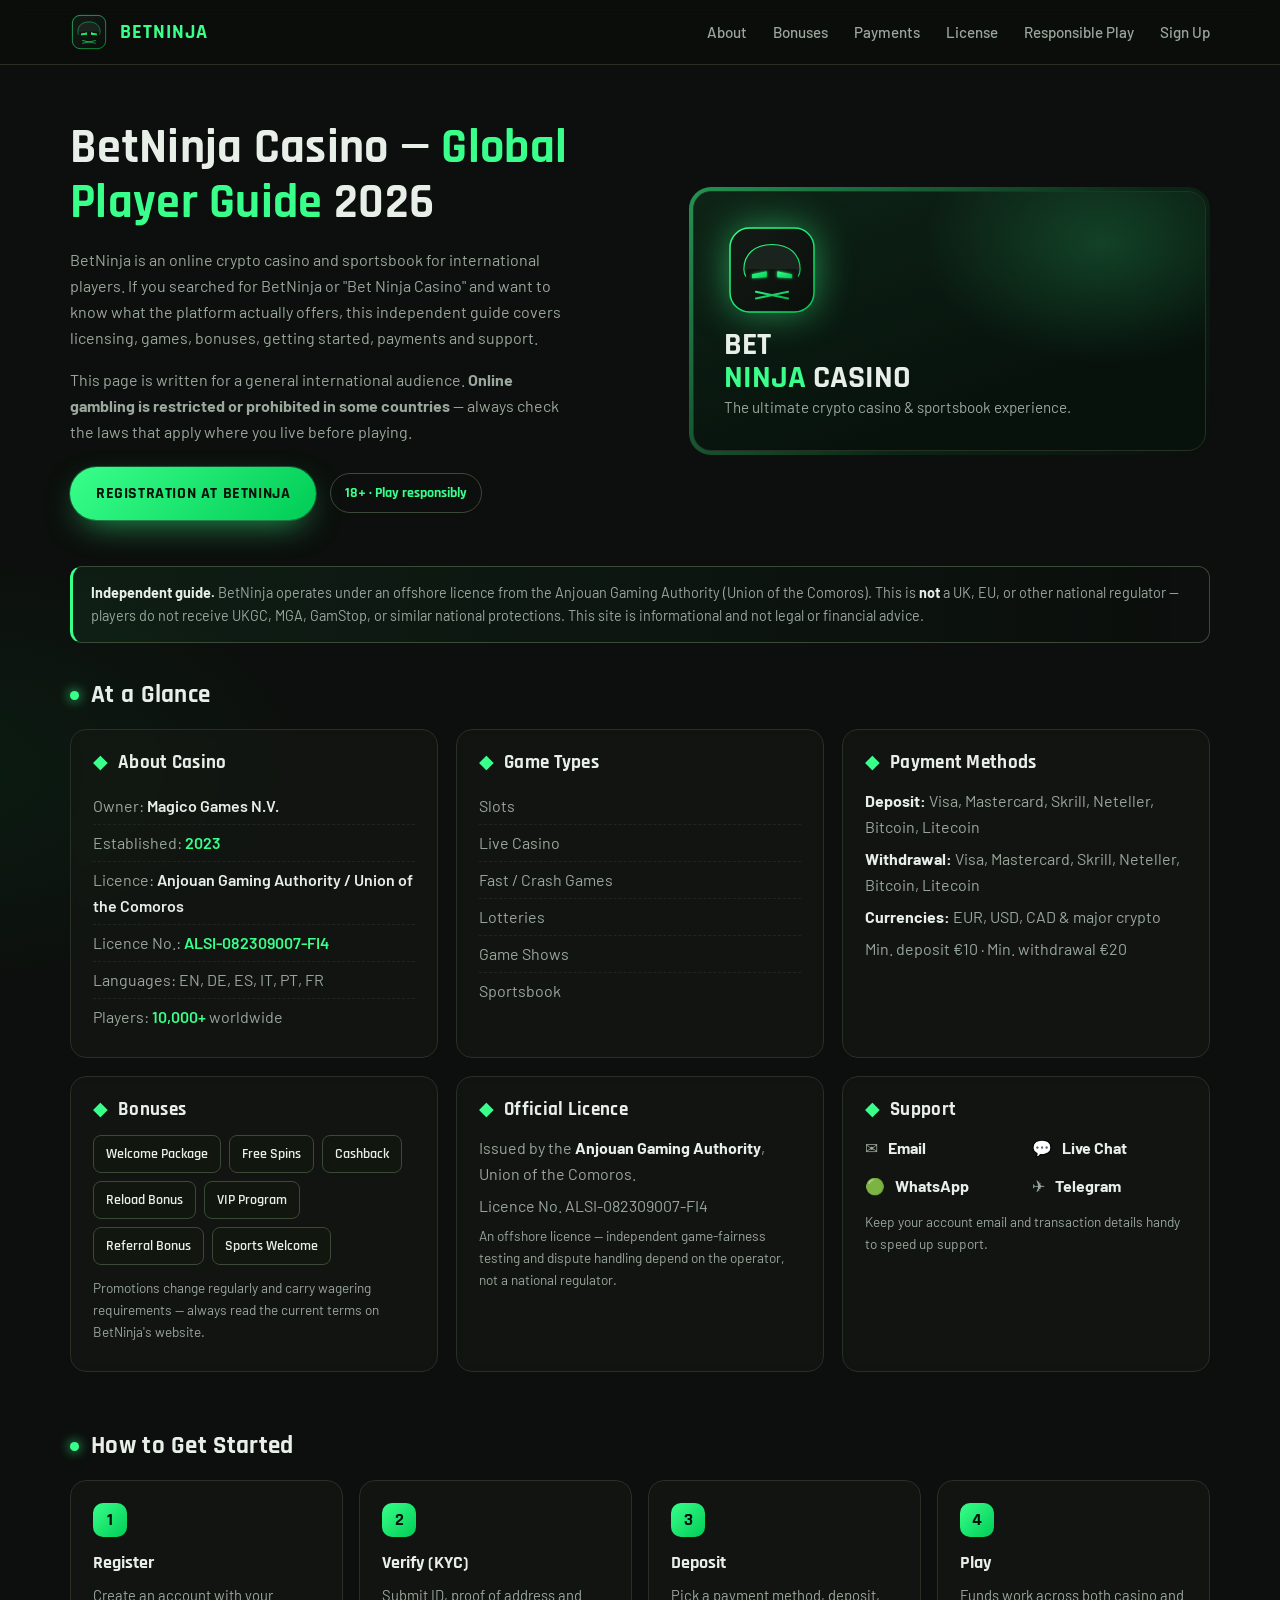
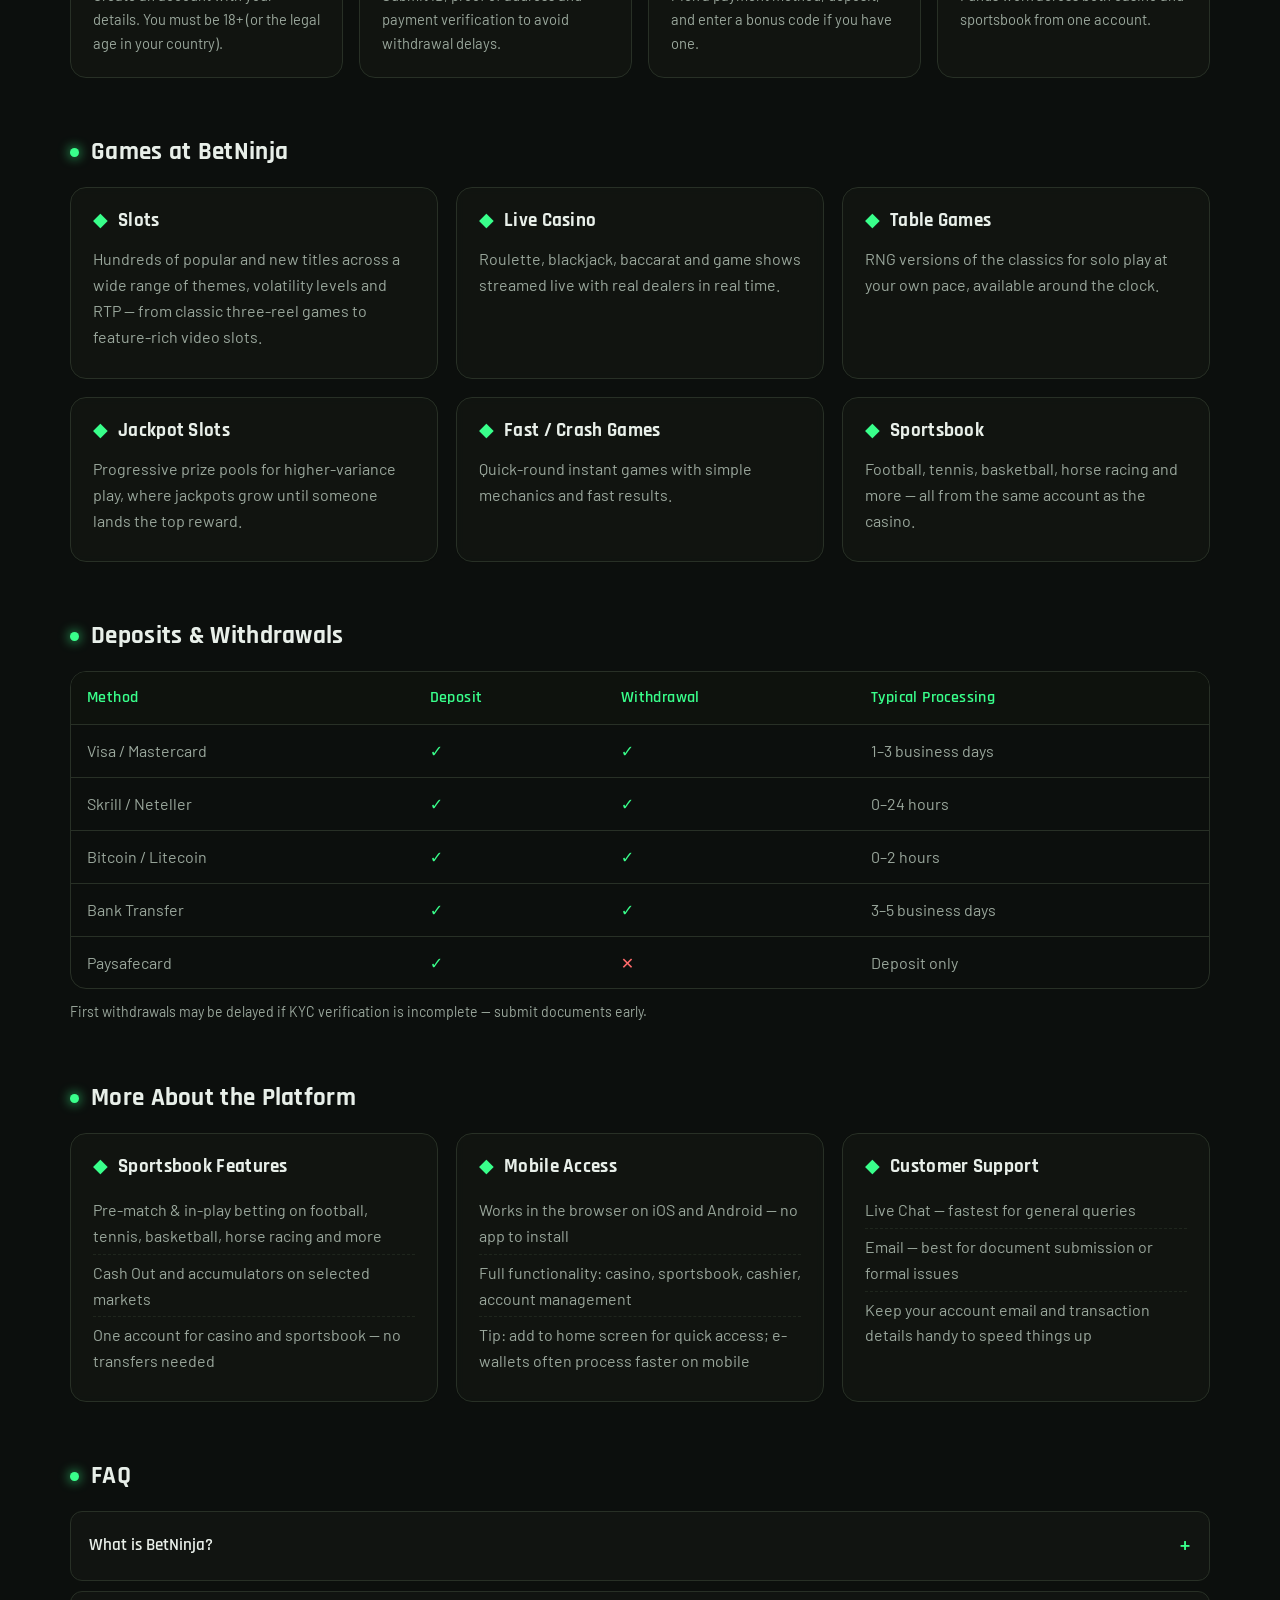
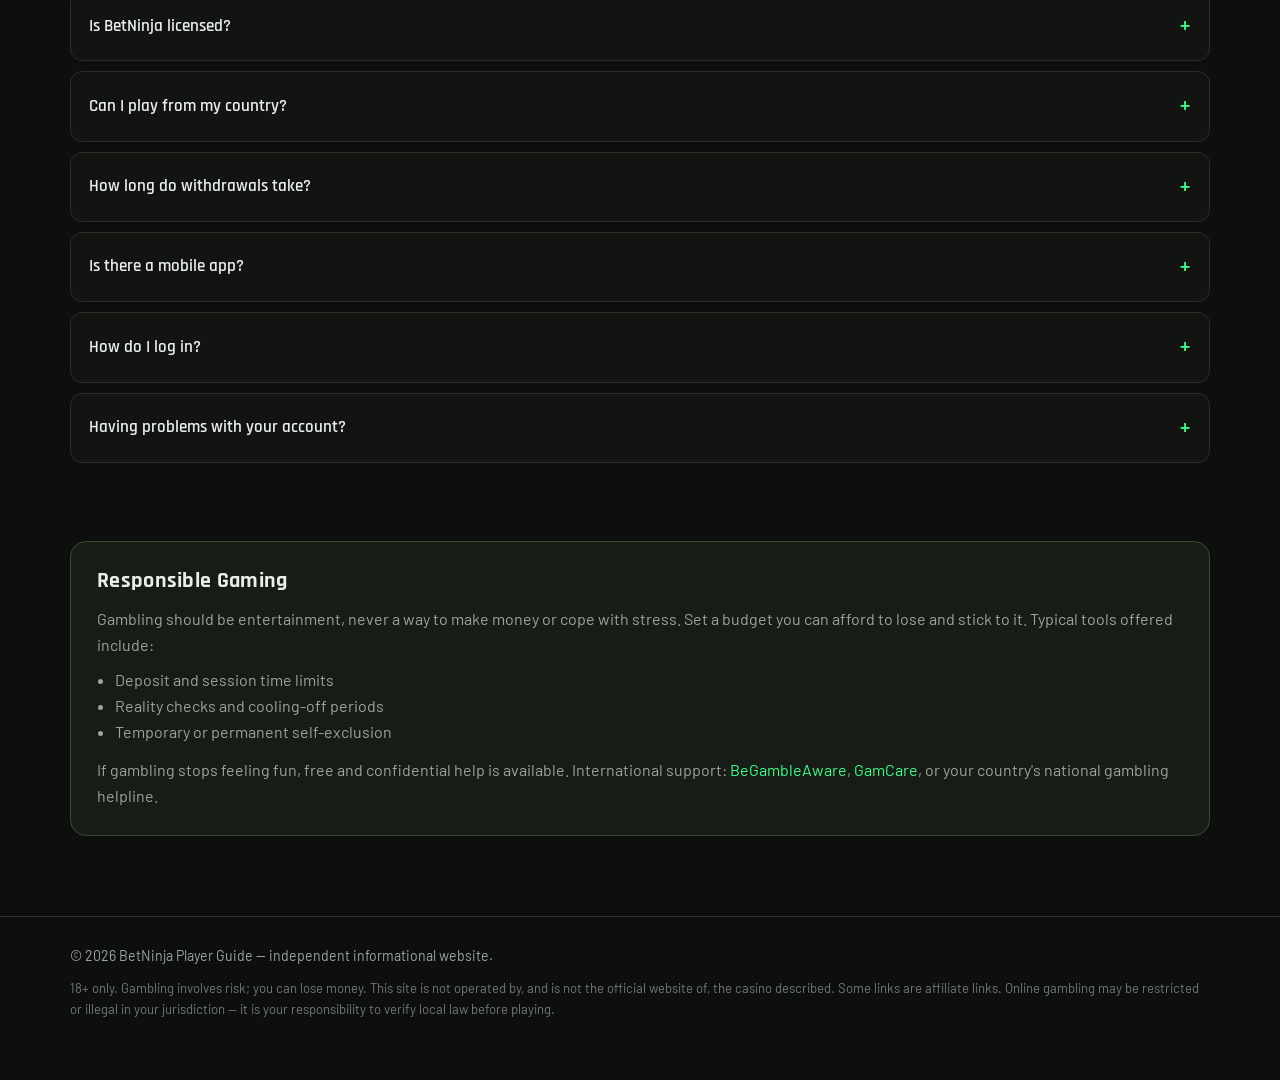
<file: index.html>
<!DOCTYPE html>
<html lang="en">
<head>
<meta charset="UTF-8">
<meta name="viewport" content="width=device-width, initial-scale=1.0">
<title>BetNinja Casino — Global Player Guide 2026</title>
<meta name="description" content="An independent guide to BetNinja, an online crypto casino and sportsbook for international players (18+). Licensing, games, bonuses, payments and support.">
<link rel="icon" type="image/png" href="favicon.png">
<link rel="apple-touch-icon" href="logo.png">
<link rel="stylesheet" href="style.css">
</head>
<body>

<!-- ===== Top bar ===== -->
<header class="topbar">
  <div class="container">
    <a class="brand" href="#top">
      <img src="logo.svg" alt="BetNinja logo">
      <span>BET<b>NINJA</b></span>
    </a>
    <button class="menu-btn" id="menuBtn" aria-label="Menu"><span></span><span></span><span></span></button>
    <nav class="nav" id="nav">
      <a href="https://betninja-casino.github.io/casino/#about">About</a>
      <a href="https://betninja-casino.github.io/casino/#bonuses">Bonuses</a>
      <a href="https://betninja-casino.github.io/casino/#payments">Payments</a>
      <a href="https://betninja-casino.github.io/casino/#license">License</a>
      <a href="https://betninja-casino.github.io/casino/#responsible">Responsible Play</a>
      <a href="https://betninja-casino.github.io/casino/go">Sign Up</a>
    </nav>
  </div>
</header>

<main id="top">
<div class="container">

  <!-- ===== Hero ===== -->
  <section class="hero">
    <div class="container" style="padding:0">
      <div data-rise style="animation-delay:.05s">
        <h1>BetNinja Casino — <b>Global Player Guide</b> 2026</h1>
        <p>BetNinja is an online crypto casino and sportsbook for international players. If you searched for BetNinja or "Bet Ninja Casino" and want to know what the platform actually offers, this independent guide covers licensing, games, bonuses, getting started, payments and support.</p>
        <p>This page is written for a general international audience. <b>Online gambling is restricted or prohibited in some countries</b> — always check the laws that apply where you live before playing.</p>
        <div class="cta-row">
          <a class="btn" href="https://betninja-casino.github.io/casino/go">Registration at BetNinja</a>
          <span class="age-pill">18+ · Play responsibly</span>
        </div>
      </div>

      <div class="hero-art" data-rise style="animation-delay:.18s">
        <div class="hero-card">
          <img src="logo.svg" alt="BetNinja mascot">
          <div>
            <div class="ht">BET<br><b>NINJA</b> CASINO</div>
            <div class="hs">The ultimate crypto casino &amp; sportsbook experience.</div>
          </div>
        </div>
      </div>
    </div>
  </section>

  <!-- ===== Honesty disclaimer ===== -->
  <div class="disclaimer" data-rise style="animation-delay:.25s">
    <b>Independent guide.</b> BetNinja operates under an offshore licence from the Anjouan Gaming Authority (Union of the Comoros). This is <b>not</b> a UK, EU, or other national regulator — players do not receive UKGC, MGA, GamStop, or similar national protections. This site is informational and not legal or financial advice.
  </div>

  <!-- ===== Quick facts cards ===== -->
  <section class="block" id="about">
    <div class="section-head"><span class="dot"></span><h2>At a Glance</h2></div>
    <div class="cards">

      <div class="card">
        <h3><span class="ic">◆</span> About Casino</h3>
        <ul>
          <li>Owner: <b>Magico Games N.V.</b></li>
          <li>Established: <span class="hl">2023</span></li>
          <li>Licence: <b>Anjouan Gaming Authority / Union of the Comoros</b></li>
          <li>Licence No.: <span class="hl">ALSI-082309007-FI4</span></li>
          <li>Languages: EN, DE, ES, IT, PT, FR</li>
          <li>Players: <span class="hl">10,000+</span> worldwide</li>
        </ul>
      </div>

      <div class="card">
        <h3><span class="ic">◆</span> Game Types</h3>
        <ul>
          <li>Slots</li>
          <li>Live Casino</li>
          <li>Fast / Crash Games</li>
          <li>Lotteries</li>
          <li>Game Shows</li>
          <li>Sportsbook</li>
        </ul>
      </div>

      <div class="card" id="payments">
        <h3><span class="ic">◆</span> Payment Methods</h3>
        <p><b>Deposit:</b> Visa, Mastercard, Skrill, Neteller, Bitcoin, Litecoin</p>
        <p><b>Withdrawal:</b> Visa, Mastercard, Skrill, Neteller, Bitcoin, Litecoin</p>
        <p><b>Currencies:</b> EUR, USD, CAD &amp; major crypto</p>
        <p><span class="hl">Min. deposit €10 · Min. withdrawal €20</span></p>
      </div>

      <div class="card" id="bonuses">
        <h3><span class="ic">◆</span> Bonuses</h3>
        <div class="tags">
          <span class="tag">Welcome Package</span>
          <span class="tag">Free Spins</span>
          <span class="tag">Cashback</span>
          <span class="tag">Reload Bonus</span>
          <span class="tag">VIP Program</span>
          <span class="tag">Referral Bonus</span>
          <span class="tag">Sports Welcome</span>
        </div>
        <p style="margin-top:12px;font-size:.85rem">Promotions change regularly and carry wagering requirements — always read the current terms on BetNinja's website.</p>
      </div>

      <div class="card" id="license">
        <h3><span class="ic">◆</span> Official Licence</h3>
        <p>Issued by the <b>Anjouan Gaming Authority</b>, Union of the Comoros.</p>
        <p>Licence No. <span class="hl">ALSI-082309007-FI4</span></p>
        <p style="font-size:.85rem">An offshore licence — independent game-fairness testing and dispute handling depend on the operator, not a national regulator.</p>
      </div>

      <div class="card">
        <h3><span class="ic">◆</span> Support</h3>
        <div class="support-row">
          <div class="s">✉ <b>Email</b></div>
          <div class="s">💬 <b>Live Chat</b></div>
          <div class="s">🟢 <b>WhatsApp</b></div>
          <div class="s">✈ <b>Telegram</b></div>
        </div>
        <p style="margin-top:12px;font-size:.85rem">Keep your account email and transaction details handy to speed up support.</p>
      </div>

    </div>
  </section>

  <!-- ===== Getting started ===== -->
  <section class="block">
    <div class="section-head"><span class="dot"></span><h2>How to Get Started</h2></div>
    <div class="steps">
      <div class="step">
        <h4>Register</h4>
        <p>Create an account with your details. You must be 18+ (or the legal age in your country).</p>
      </div>
      <div class="step">
        <h4>Verify (KYC)</h4>
        <p>Submit ID, proof of address and payment verification to avoid withdrawal delays.</p>
      </div>
      <div class="step">
        <h4>Deposit</h4>
        <p>Pick a payment method, deposit, and enter a bonus code if you have one.</p>
      </div>
      <div class="step">
        <h4>Play</h4>
        <p>Funds work across both casino and sportsbook from one account.</p>
      </div>
    </div>
  </section>

  <!-- ===== Games ===== -->
  <section class="block" id="games">
    <div class="section-head"><span class="dot"></span><h2>Games at BetNinja</h2></div>
    <div class="cards">
      <div class="card"><h3><span class="ic">◆</span> Slots</h3><p>Hundreds of popular and new titles across a wide range of themes, volatility levels and RTP — from classic three-reel games to feature-rich video slots.</p></div>
      <div class="card"><h3><span class="ic">◆</span> Live Casino</h3><p>Roulette, blackjack, baccarat and game shows streamed live with real dealers in real time.</p></div>
      <div class="card"><h3><span class="ic">◆</span> Table Games</h3><p>RNG versions of the classics for solo play at your own pace, available around the clock.</p></div>
      <div class="card"><h3><span class="ic">◆</span> Jackpot Slots</h3><p>Progressive prize pools for higher-variance play, where jackpots grow until someone lands the top reward.</p></div>
      <div class="card"><h3><span class="ic">◆</span> Fast / Crash Games</h3><p>Quick-round instant games with simple mechanics and fast results.</p></div>
      <div class="card"><h3><span class="ic">◆</span> Sportsbook</h3><p>Football, tennis, basketball, horse racing and more — all from the same account as the casino.</p></div>
    </div>
  </section>

  <!-- ===== Payments table ===== -->
  <section class="block">
    <div class="section-head"><span class="dot"></span><h2>Deposits &amp; Withdrawals</h2></div>
    <div class="table-wrap">
      <table>
        <thead>
          <tr><th>Method</th><th>Deposit</th><th>Withdrawal</th><th>Typical Processing</th></tr>
        </thead>
        <tbody>
          <tr><td>Visa / Mastercard</td><td class="yes">✓</td><td class="yes">✓</td><td>1–3 business days</td></tr>
          <tr><td>Skrill / Neteller</td><td class="yes">✓</td><td class="yes">✓</td><td>0–24 hours</td></tr>
          <tr><td>Bitcoin / Litecoin</td><td class="yes">✓</td><td class="yes">✓</td><td>0–2 hours</td></tr>
          <tr><td>Bank Transfer</td><td class="yes">✓</td><td class="yes">✓</td><td>3–5 business days</td></tr>
          <tr><td>Paysafecard</td><td class="yes">✓</td><td class="no">✕</td><td>Deposit only</td></tr>
        </tbody>
      </table>
    </div>
    <p style="color:var(--muted);font-size:.88rem;margin-top:12px">First withdrawals may be delayed if KYC verification is incomplete — submit documents early.</p>
  </section>

  <!-- ===== Platform: sportsbook / mobile / support ===== -->
  <section class="block">
    <div class="section-head"><span class="dot"></span><h2>More About the Platform</h2></div>
    <div class="cards">
      <div class="card">
        <h3><span class="ic">◆</span> Sportsbook Features</h3>
        <ul>
          <li>Pre-match &amp; in-play betting on football, tennis, basketball, horse racing and more</li>
          <li>Cash Out and accumulators on selected markets</li>
          <li>One account for casino and sportsbook — no transfers needed</li>
        </ul>
      </div>
      <div class="card">
        <h3><span class="ic">◆</span> Mobile Access</h3>
        <ul>
          <li>Works in the browser on iOS and Android — no app to install</li>
          <li>Full functionality: casino, sportsbook, cashier, account management</li>
          <li>Tip: add to home screen for quick access; e-wallets often process faster on mobile</li>
        </ul>
      </div>
      <div class="card">
        <h3><span class="ic">◆</span> Customer Support</h3>
        <ul>
          <li>Live Chat — fastest for general queries</li>
          <li>Email — best for document submission or formal issues</li>
          <li>Keep your account email and transaction details handy to speed things up</li>
        </ul>
      </div>
    </div>
  </section>

  <!-- ===== FAQ ===== -->
  <section class="block">
    <div class="section-head"><span class="dot"></span><h2>FAQ</h2></div>
    <div class="faq">
      <details><summary>What is BetNinja?</summary><p>An online crypto casino and sportsbook for international players aged 18+, operating under an Anjouan (Comoros) offshore licence.</p></details>
      <details><summary>Is BetNinja licensed?</summary><p>Yes — it holds an Anjouan Gaming Authority licence (ALSI-082309007-FI4). This is an offshore licence, not a UK/EU national one, so national protection schemes do not apply.</p></details>
      <details><summary>Can I play from my country?</summary><p>Availability depends on local law and the operator's accepted-countries list. Online gambling is restricted or illegal in some places — check your local rules before registering.</p></details>
      <details><summary>How long do withdrawals take?</summary><p>Crypto and e-wallets: 0–24 hours; cards: 1–3 business days; bank transfers: 3–5 business days. The first withdrawal may require KYC verification.</p></details>
      <details><summary>Is there a mobile app?</summary><p>No dedicated app — BetNinja is fully accessible via mobile browser, including cashier and account management.</p></details>
      <details><summary>How do I log in?</summary><p>Click "Login" on the site, enter your email and password, or use "Forgot password?" to reset it.</p></details>
      <details><summary>Having problems with your account?</summary><p>Contact live chat or email first. If a complaint stays unresolved, you can escalate through the operator's official complaints process and, ultimately, its licensing authority (the Anjouan Gaming Authority).</p></details>
    </div>
  </section>

  <!-- ===== Responsible gaming ===== -->
  <section class="block" id="responsible">
    <div class="responsible" data-rise>
      <h2>Responsible Gaming</h2>
      <p>Gambling should be entertainment, never a way to make money or cope with stress. Set a budget you can afford to lose and stick to it. Typical tools offered include:</p>
      <ul>
        <li>Deposit and session time limits</li>
        <li>Reality checks and cooling-off periods</li>
        <li>Temporary or permanent self-exclusion</li>
      </ul>
      <p style="margin-top:12px">If gambling stops feeling fun, free and confidential help is available. International support: <a href="https://www.begambleaware.org" target="_blank" rel="noopener">BeGambleAware</a>, <a href="https://www.gamcare.org.uk" target="_blank" rel="noopener">GamCare</a>, or your country's national gambling helpline.</p>
    </div>
  </section>

</div>
</main>

<!-- ===== Footer ===== -->
<footer>
  <div class="container">
    <div>© 2026 BetNinja Player Guide — independent informational website.</div>
    <div class="legal">
      18+ only. Gambling involves risk; you can lose money. This site is not operated by, and is not the official website of, the casino described. Some links are affiliate links. Online gambling may be restricted or illegal in your jurisdiction — it is your responsibility to verify local law before playing.
    </div>
  </div>
</footer>

<script>
  // Mobile menu toggle
  const btn = document.getElementById('menuBtn');
  const nav = document.getElementById('nav');
  btn.addEventListener('click', () => nav.classList.toggle('open'));
  nav.querySelectorAll('a').forEach(a => a.addEventListener('click', () => nav.classList.remove('open')));

  // Cloaked referral redirect: every link pointing to /go forwards to the partner URL
  const PARTNER_URL = "https://go.affision.com/visit/?bta=48740&nci=5426";
  document.querySelectorAll('a[href="/go"], a[href$="/go"]').forEach(el => {
    el.addEventListener('click', e => {
      e.preventDefault();
      window.location.href = PARTNER_URL;
    });
  });
</script>

</body>
</html>
</file>
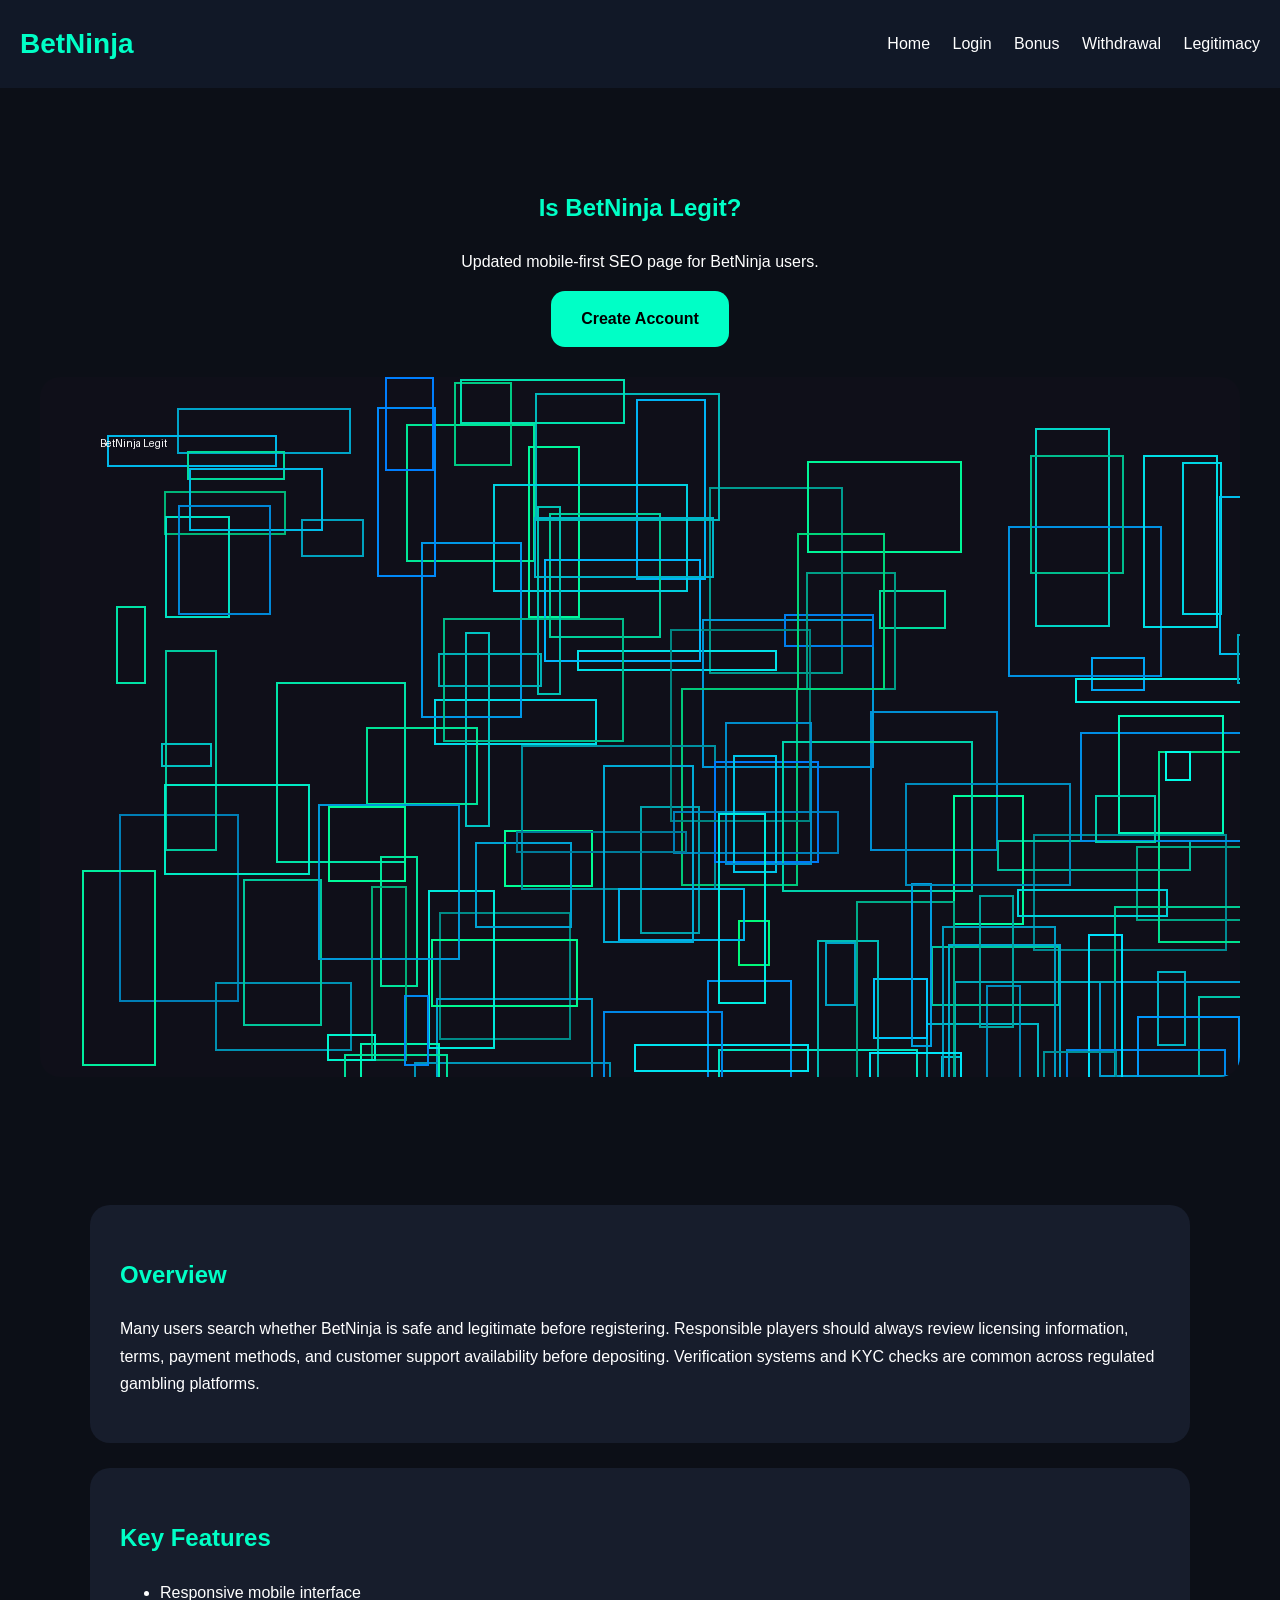
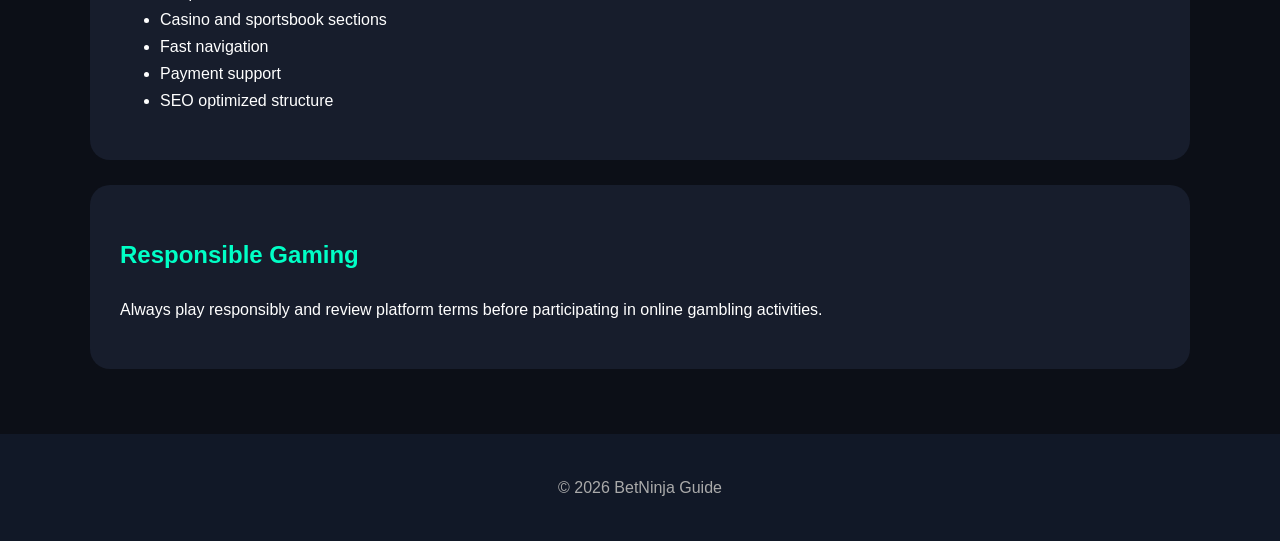
<file: legitimacy/index.html>
<!DOCTYPE html>
<html lang="en">
<head>
<meta charset="UTF-8">
<meta name="viewport" content="width=device-width, initial-scale=1.0">
<title>Is BetNinja Legit?</title>
<meta name="description" content="Is BetNinja Legit?">
<link rel="stylesheet" href="../assets/css/style.css">
</head>
<body>

<header>
<div class="logo">BetNinja</div>
<nav>
<a href="../index.html">Home</a>
<a href="../login/">Login</a>
<a href="../bonus/">Bonus</a>
<a href="../withdrawal/">Withdrawal</a>
<a href="../legitimacy/">Legitimacy</a>
</nav>
</header>

<section class="hero">
<h1>Is BetNinja Legit?</h1>
<p>Updated mobile-first SEO page for BetNinja users.</p>
<a class="btn" href="../go/">Create Account</a>
<img src="../assets/img/legit.png" alt="Is BetNinja Legit?">
</section>

<div class="container">

<div class="card">
<h2>Overview</h2>
<p>
Many users search whether BetNinja is safe and legitimate before registering. Responsible players should always review licensing information, terms, payment methods, and customer support availability before depositing.

Verification systems and KYC checks are common across regulated gambling platforms.
</p>
</div>

<div class="card">
<h2>Key Features</h2>
<ul>
<li>Responsive mobile interface</li>
<li>Casino and sportsbook sections</li>
<li>Fast navigation</li>
<li>Payment support</li>
<li>SEO optimized structure</li>
</ul>
</div>

<div class="card">
<h2>Responsible Gaming</h2>
<p>Always play responsibly and review platform terms before participating in online gambling activities.</p>
</div>

</div>

<footer>
© 2026 BetNinja Guide
</footer>

<script src="../assets/js/main.js"></script>
</body>
</html>
</file>
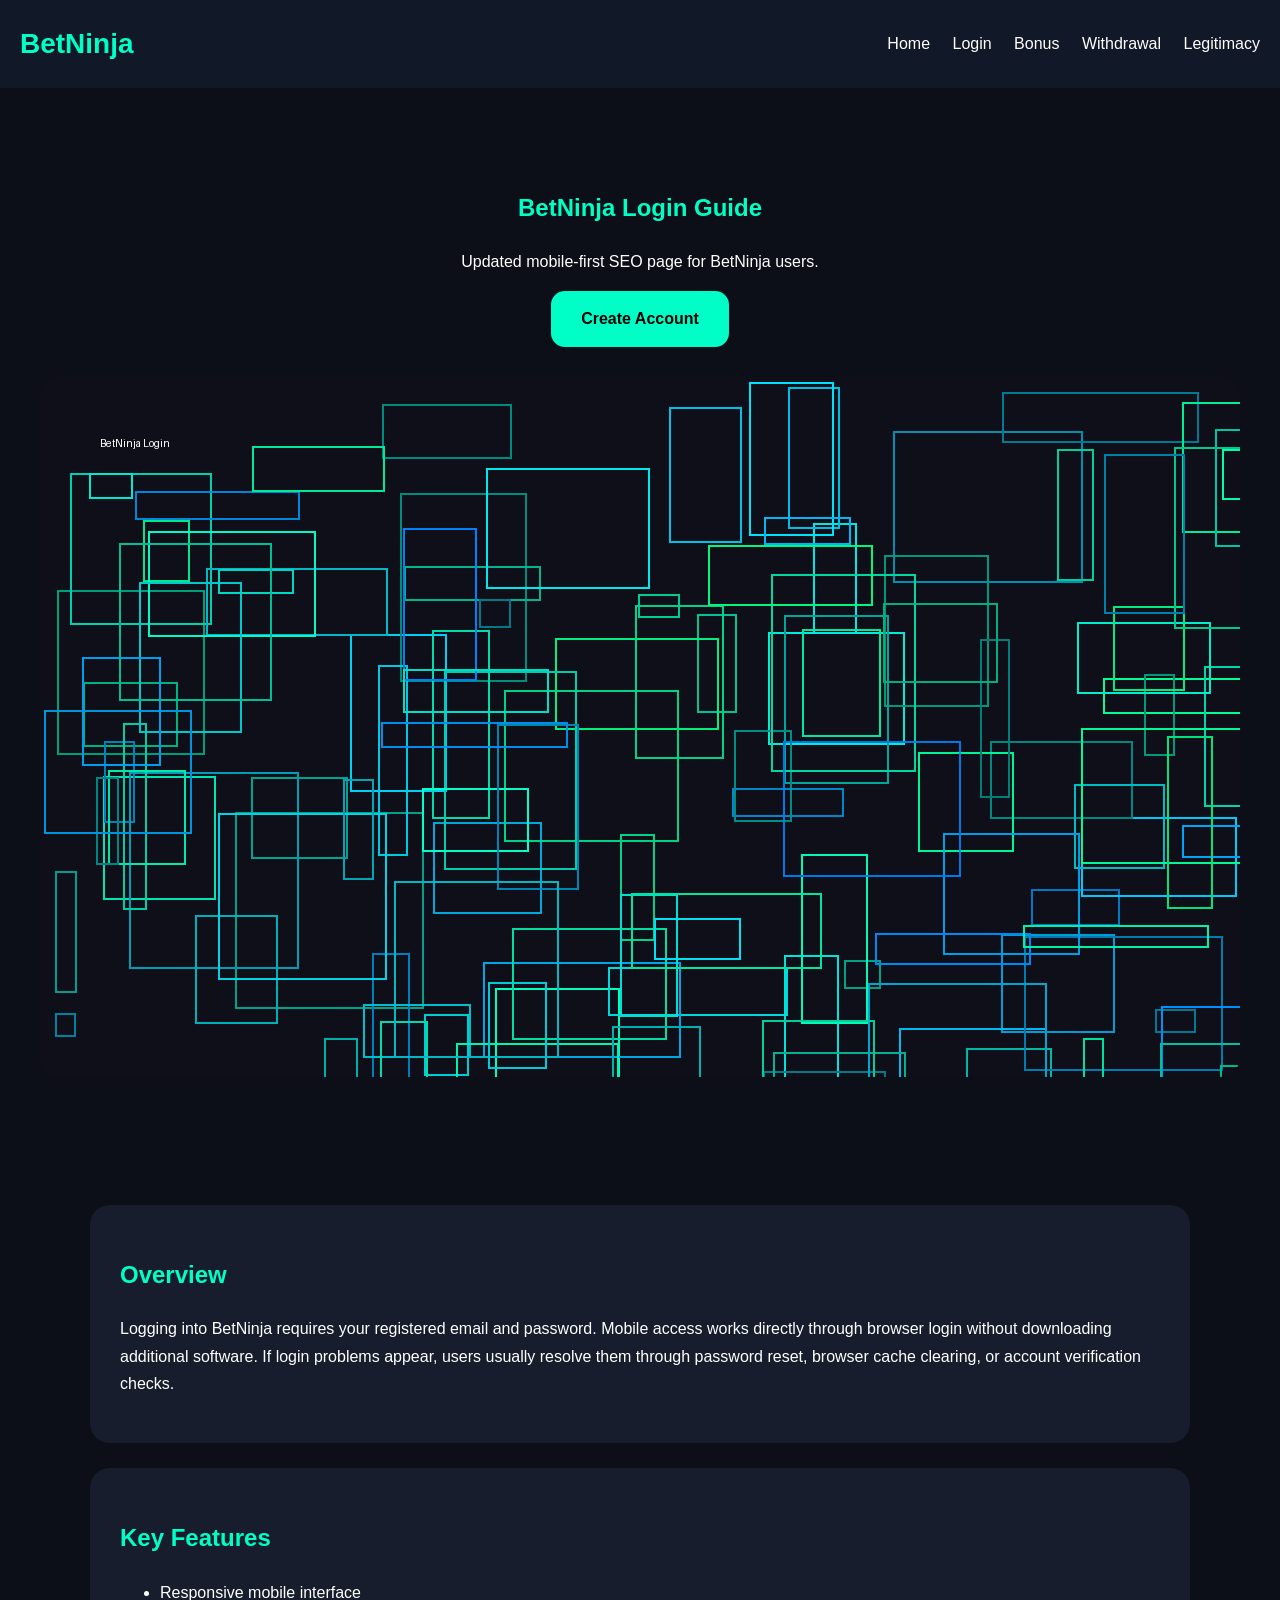
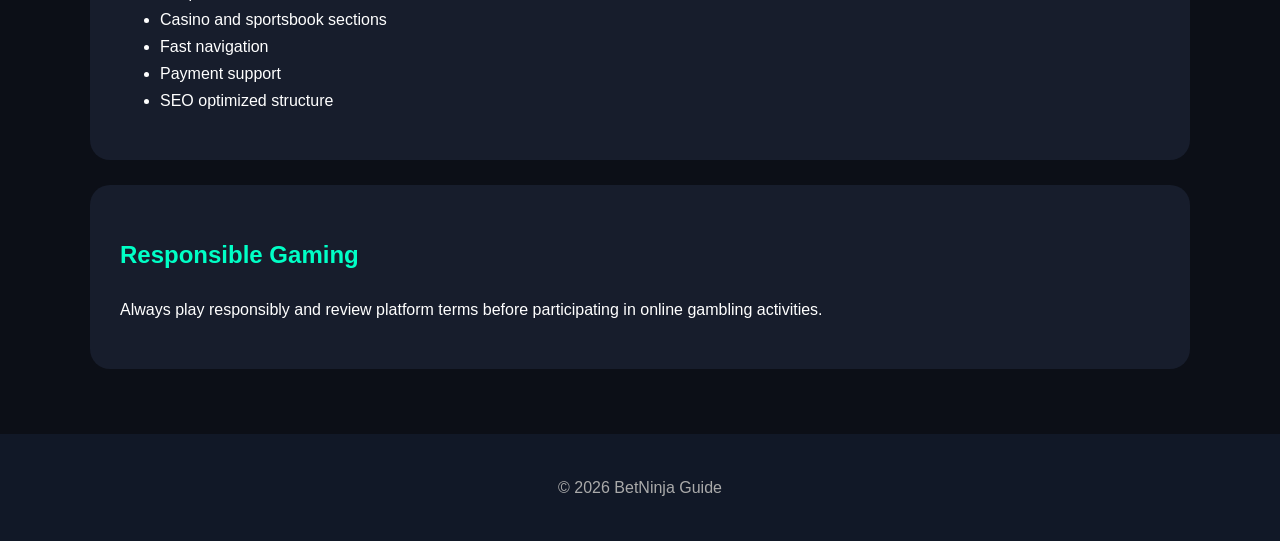
<file: login/index.html>
<!DOCTYPE html>
<html lang="en">
<head>
<meta charset="UTF-8">
<meta name="viewport" content="width=device-width, initial-scale=1.0">
<title>BetNinja Login Guide</title>
<meta name="description" content="BetNinja Login Guide">
<link rel="stylesheet" href="../assets/css/style.css">
</head>
<body>

<header>
<div class="logo">BetNinja</div>
<nav>
<a href="../index.html">Home</a>
<a href="../login/">Login</a>
<a href="../bonus/">Bonus</a>
<a href="../withdrawal/">Withdrawal</a>
<a href="../legitimacy/">Legitimacy</a>
</nav>
</header>

<section class="hero">
<h1>BetNinja Login Guide</h1>
<p>Updated mobile-first SEO page for BetNinja users.</p>
<a class="btn" href="../go/">Create Account</a>
<img src="../assets/img/login.png" alt="BetNinja Login Guide">
</section>

<div class="container">

<div class="card">
<h2>Overview</h2>
<p>
Logging into BetNinja requires your registered email and password. Mobile access works directly through browser login without downloading additional software.

If login problems appear, users usually resolve them through password reset, browser cache clearing, or account verification checks.
</p>
</div>

<div class="card">
<h2>Key Features</h2>
<ul>
<li>Responsive mobile interface</li>
<li>Casino and sportsbook sections</li>
<li>Fast navigation</li>
<li>Payment support</li>
<li>SEO optimized structure</li>
</ul>
</div>

<div class="card">
<h2>Responsible Gaming</h2>
<p>Always play responsibly and review platform terms before participating in online gambling activities.</p>
</div>

</div>

<footer>
© 2026 BetNinja Guide
</footer>

<script src="../assets/js/main.js"></script>
</body>
</html>
</file>
<file: style.css>
/* ===========================================================
   BetNinja — Global Player Guide
   Dark / neon-green theme · fully responsive
   =========================================================== */

@import url('https://fonts.googleapis.com/css2?family=Rajdhani:wght@500;600;700&family=Barlow:wght@400;500;600&display=swap');

:root {
  --bg:        #0c0f0d;
  --bg-2:      #11150f;
  --panel:     #15191492;
  --panel-2:   #171c16;
  --border:    #283026;
  --border-2:  #3a4a36;
  --neon:      #39ff8b;
  --neon-dim:  #00cc55;
  --text:      #e8efe9;
  --muted:     #9aa79c;
  --tag-bg:    #11160f;
  --radius:    16px;
  --maxw:      1180px;
  --display:   'Rajdhani', system-ui, sans-serif;
  --body:      'Barlow', system-ui, sans-serif;
}

* { margin: 0; padding: 0; box-sizing: border-box; }

html { scroll-behavior: smooth; }

body {
  background:
    radial-gradient(900px 500px at 78% -8%, rgba(57,255,139,.10), transparent 60%),
    radial-gradient(700px 400px at -5% 18%, rgba(0,204,85,.07), transparent 55%),
    var(--bg);
  color: var(--text);
  font-family: var(--body);
  line-height: 1.62;
  -webkit-font-smoothing: antialiased;
  overflow-x: hidden;
}

a { color: var(--neon); text-decoration: none; transition: color .2s; }
a:hover { color: #7dffb6; }

.container { max-width: var(--maxw); margin: 0 auto; padding: 0 20px; }

h1, h2, h3 { font-family: var(--display); letter-spacing: .3px; line-height: 1.15; }

.neon-text { color: var(--neon); }

/* ---------- top bar ---------- */
.topbar {
  position: sticky; top: 0; z-index: 50;
  backdrop-filter: blur(10px);
  background: rgba(10,13,11,.72);
  border-bottom: 1px solid var(--border);
}
.topbar .container { display: flex; align-items: center; justify-content: space-between; height: 64px; }
.brand { display: flex; align-items: center; gap: 12px; }
.brand img { height: 38px; width: 38px; }
.brand span { font-family: var(--display); font-weight: 700; font-size: 1.25rem; letter-spacing: 1px; }
.brand b { color: var(--neon); }

.nav { display: flex; gap: 26px; align-items: center; }
.nav a { color: var(--muted); font-weight: 500; font-size: .95rem; position: relative; }
.nav a:hover { color: var(--text); }
.nav a::after {
  content: ''; position: absolute; left: 0; bottom: -6px; height: 2px; width: 0;
  background: var(--neon); transition: width .25s;
}
.nav a:hover::after { width: 100%; }

.menu-btn {
  display: none; background: none; border: 1px solid var(--border-2);
  border-radius: 10px; padding: 8px 10px; cursor: pointer;
}
.menu-btn span { display: block; width: 22px; height: 2px; background: var(--neon); margin: 4px 0; transition: .25s; }

/* ---------- buttons ---------- */
.btn {
  display: inline-flex; align-items: center; gap: 10px;
  background: linear-gradient(135deg, var(--neon), var(--neon-dim));
  color: #04130a; font-family: var(--display); font-weight: 700; letter-spacing: .6px;
  text-transform: uppercase; font-size: .98rem;
  padding: 14px 26px; border-radius: 999px; border: none; cursor: pointer;
  box-shadow: 0 0 0 1px rgba(57,255,139,.25), 0 12px 34px -12px rgba(57,255,139,.7);
  transition: transform .18s, box-shadow .25s, filter .2s;
}
.btn:hover { transform: translateY(-2px); filter: brightness(1.06);
  box-shadow: 0 0 0 1px rgba(57,255,139,.4), 0 18px 40px -10px rgba(57,255,139,.85); color: #04130a; }
.btn:active { transform: translateY(0); }

/* ---------- hero ---------- */
.hero { padding: 56px 0 28px; }
.hero .container { display: grid; grid-template-columns: 1.05fr .95fr; gap: 44px; align-items: center; }
.hero h1 { font-size: clamp(1.9rem, 4.4vw, 3rem); font-weight: 700; }
.hero h1 b { color: var(--neon); }
.hero p { color: var(--muted); margin: 16px 0; max-width: 56ch; }
.hero .cta-row { margin-top: 22px; display: flex; gap: 14px; flex-wrap: wrap; align-items: center; }
.age-pill {
  font-family: var(--display); font-weight: 700; font-size: .85rem;
  border: 1px solid var(--border-2); color: var(--neon);
  padding: 8px 14px; border-radius: 999px;
}
.hero-art {
  position: relative; border-radius: 22px; padding: 4px;
  background: linear-gradient(135deg, rgba(57,255,139,.55), rgba(0,204,85,.12) 60%, transparent);
}
.hero-card {
  border-radius: 18px; background: linear-gradient(160deg, #0e2417, #07120c 70%);
  border: 1px solid var(--border); padding: 30px; min-height: 260px;
  display: flex; flex-direction: column; justify-content: space-between;
  overflow: hidden; position: relative;
}
.hero-card::before {
  content: ''; position: absolute; inset: 0;
  background: radial-gradient(300px 200px at 80% 20%, rgba(57,255,139,.18), transparent 60%);
}
.hero-card img { width: 96px; height: 96px; position: relative; filter: drop-shadow(0 0 18px rgba(57,255,139,.5)); }
.hero-card .ht { font-family: var(--display); font-size: 2rem; font-weight: 700; line-height: 1.05; position: relative; }
.hero-card .ht b { color: var(--neon); }
.hero-card .hs { color: var(--muted); font-size: .95rem; position: relative; }

/* ---------- disclaimer banner ---------- */
.disclaimer {
  margin: 18px 0 8px;
  border: 1px solid var(--border-2);
  border-left: 3px solid var(--neon);
  background: linear-gradient(90deg, rgba(57,255,139,.06), transparent);
  border-radius: 12px; padding: 14px 18px;
  color: var(--muted); font-size: .9rem;
}
.disclaimer b { color: var(--text); }

/* ---------- section ---------- */
section.block { padding: 30px 0; }
.section-head { display: flex; align-items: center; gap: 12px; margin-bottom: 20px; }
.section-head h2 { font-size: 1.55rem; font-weight: 700; }
.section-head .dot { width: 9px; height: 9px; border-radius: 50%; background: var(--neon); box-shadow: 0 0 12px var(--neon); }

/* ---------- cards grid ---------- */
.cards { display: grid; grid-template-columns: repeat(auto-fit, minmax(280px, 1fr)); gap: 18px; }
.card {
  background: var(--panel); border: 1px solid var(--border); border-radius: var(--radius);
  padding: 22px; backdrop-filter: blur(4px); transition: transform .2s, border-color .25s;
}
.card:hover { transform: translateY(-3px); border-color: var(--border-2); }
.card h3 { color: var(--text); font-size: 1.2rem; font-weight: 700; margin-bottom: 14px;
  display: flex; align-items: center; gap: 10px; }
.card h3 .ic { color: var(--neon); }
.card ul { list-style: none; }
.card li { color: var(--muted); padding: 5px 0; border-bottom: 1px dashed #1f261d; }
.card li:last-child { border-bottom: none; }
.card li b { color: var(--text); font-weight: 600; }
.card li .hl { color: var(--neon); font-weight: 600; }
.card p { color: var(--muted); margin: 6px 0; }
.card p b { color: var(--text); }

/* tags */
.tags { display: flex; flex-wrap: wrap; gap: 8px; }
.tag {
  font-family: var(--display); font-weight: 600; font-size: .85rem;
  background: var(--tag-bg); border: 1px solid var(--border-2); color: var(--text);
  padding: 7px 12px; border-radius: 8px;
}
.tag:hover { border-color: var(--neon); color: var(--neon); }

/* support row */
.support-row { display: grid; grid-template-columns: 1fr 1fr; gap: 12px; }
.support-row .s { display: flex; align-items: center; gap: 10px; color: var(--muted); }
.support-row .s b { color: var(--text); }

/* ---------- table ---------- */
.table-wrap { overflow-x: auto; border-radius: var(--radius); border: 1px solid var(--border); }
table { width: 100%; border-collapse: collapse; min-width: 520px; }
th, td { padding: 13px 16px; text-align: left; border-bottom: 1px solid var(--border); }
th { background: #0e120d; color: var(--neon); font-family: var(--display); font-weight: 600; letter-spacing: .4px; }
td { color: var(--muted); }
tr:last-child td { border-bottom: none; }
.yes { color: var(--neon); font-weight: 700; }
.no  { color: #ff6b6b; font-weight: 700; }

/* ---------- steps ---------- */
.steps { display: grid; grid-template-columns: repeat(auto-fit, minmax(240px,1fr)); gap: 16px; counter-reset: s; }
.step { background: var(--panel); border: 1px solid var(--border); border-radius: var(--radius); padding: 22px; position: relative; }
.step::before {
  counter-increment: s; content: counter(s);
  font-family: var(--display); font-weight: 700; font-size: 1.1rem;
  width: 34px; height: 34px; display: grid; place-items: center;
  background: linear-gradient(135deg, var(--neon), var(--neon-dim)); color: #04130a;
  border-radius: 10px; margin-bottom: 12px;
}
.step h4 { font-family: var(--display); font-size: 1.1rem; margin-bottom: 6px; }
.step p { color: var(--muted); font-size: .92rem; }

/* ---------- faq ---------- */
.faq details {
  background: var(--panel); border: 1px solid var(--border); border-radius: 12px;
  padding: 0 18px; margin-bottom: 10px; transition: border-color .2s;
}
.faq details[open] { border-color: var(--border-2); }
.faq summary {
  cursor: pointer; list-style: none; padding: 16px 0; font-family: var(--display);
  font-weight: 600; font-size: 1.05rem; display: flex; justify-content: space-between; align-items: center;
}
.faq summary::-webkit-details-marker { display: none; }
.faq summary::after { content: '+'; color: var(--neon); font-size: 1.4rem; transition: transform .2s; }
.faq details[open] summary::after { transform: rotate(45deg); }
.faq p { color: var(--muted); padding: 0 0 16px; }

/* ---------- responsible / footer ---------- */
.responsible {
  background: var(--panel-2); border: 1px solid var(--border-2); border-radius: var(--radius);
  padding: 26px; margin-top: 8px;
}
.responsible h2 { font-size: 1.4rem; margin-bottom: 12px; }
.responsible p, .responsible li { color: var(--muted); }
.responsible ul { margin: 10px 0 0 18px; }

footer {
  margin-top: 50px; border-top: 1px solid var(--border);
  padding: 28px 0 60px; color: var(--muted); font-size: .88rem;
}
footer .container { display: flex; flex-direction: column; gap: 10px; }
footer .legal { font-size: .82rem; color: #6f7c71; }

/* ---------- entrance animation ---------- */
[data-rise] { opacity: 0; transform: translateY(16px); animation: rise .7s forwards; }
@keyframes rise { to { opacity: 1; transform: none; } }

/* ---------- mobile ---------- */
@media (max-width: 880px) {
  .hero .container { grid-template-columns: 1fr; }
  .hero-art { order: -1; }
  .nav {
    position: fixed; inset: 64px 0 auto 0; flex-direction: column; gap: 0;
    background: #0b0f0c; border-bottom: 1px solid var(--border);
    padding: 8px 20px 18px; transform: translateY(-130%); transition: transform .3s;
  }
  .nav.open { transform: translateY(0); }
  .nav a { padding: 13px 0; border-bottom: 1px solid var(--border); width: 100%; }
  .nav a::after { display: none; }
  .menu-btn { display: block; }
  .support-row { grid-template-columns: 1fr; }
}

@media (max-width: 480px) {
  .hero { padding: 34px 0 18px; }
  .btn { width: 100%; justify-content: center; }
  .hero .cta-row { flex-direction: column; align-items: stretch; }
  .age-pill { text-align: center; }
}
</file>
<file: assets/css/style.css>
body{margin:0;font-family:Arial;background:#0c0f17;color:#fff;line-height:1.7}
header{display:flex;justify-content:space-between;align-items:center;padding:20px;background:#111827;position:sticky;top:0;z-index:100}
.logo{font-size:28px;font-weight:700;color:#00ffc6}
nav a{color:#fff;margin-left:18px;text-decoration:none}
.hero{padding:80px 20px;text-align:center}
.hero img{max-width:100%;border-radius:20px;margin-top:30px}
.container{max-width:1100px;margin:auto;padding:40px 20px}
.card{background:#171d2c;padding:30px;border-radius:20px;margin-bottom:25px}
.btn{display:inline-block;background:#00ffc6;color:#000;padding:14px 30px;border-radius:14px;font-weight:700;text-decoration:none}
footer{padding:40px;text-align:center;background:#111827;color:#aaa}
h1,h2{color:#00ffc6}
@media(max-width:768px){
header{flex-direction:column}
nav{margin-top:10px}
nav a{display:inline-block;margin:5px}
}
</file>
